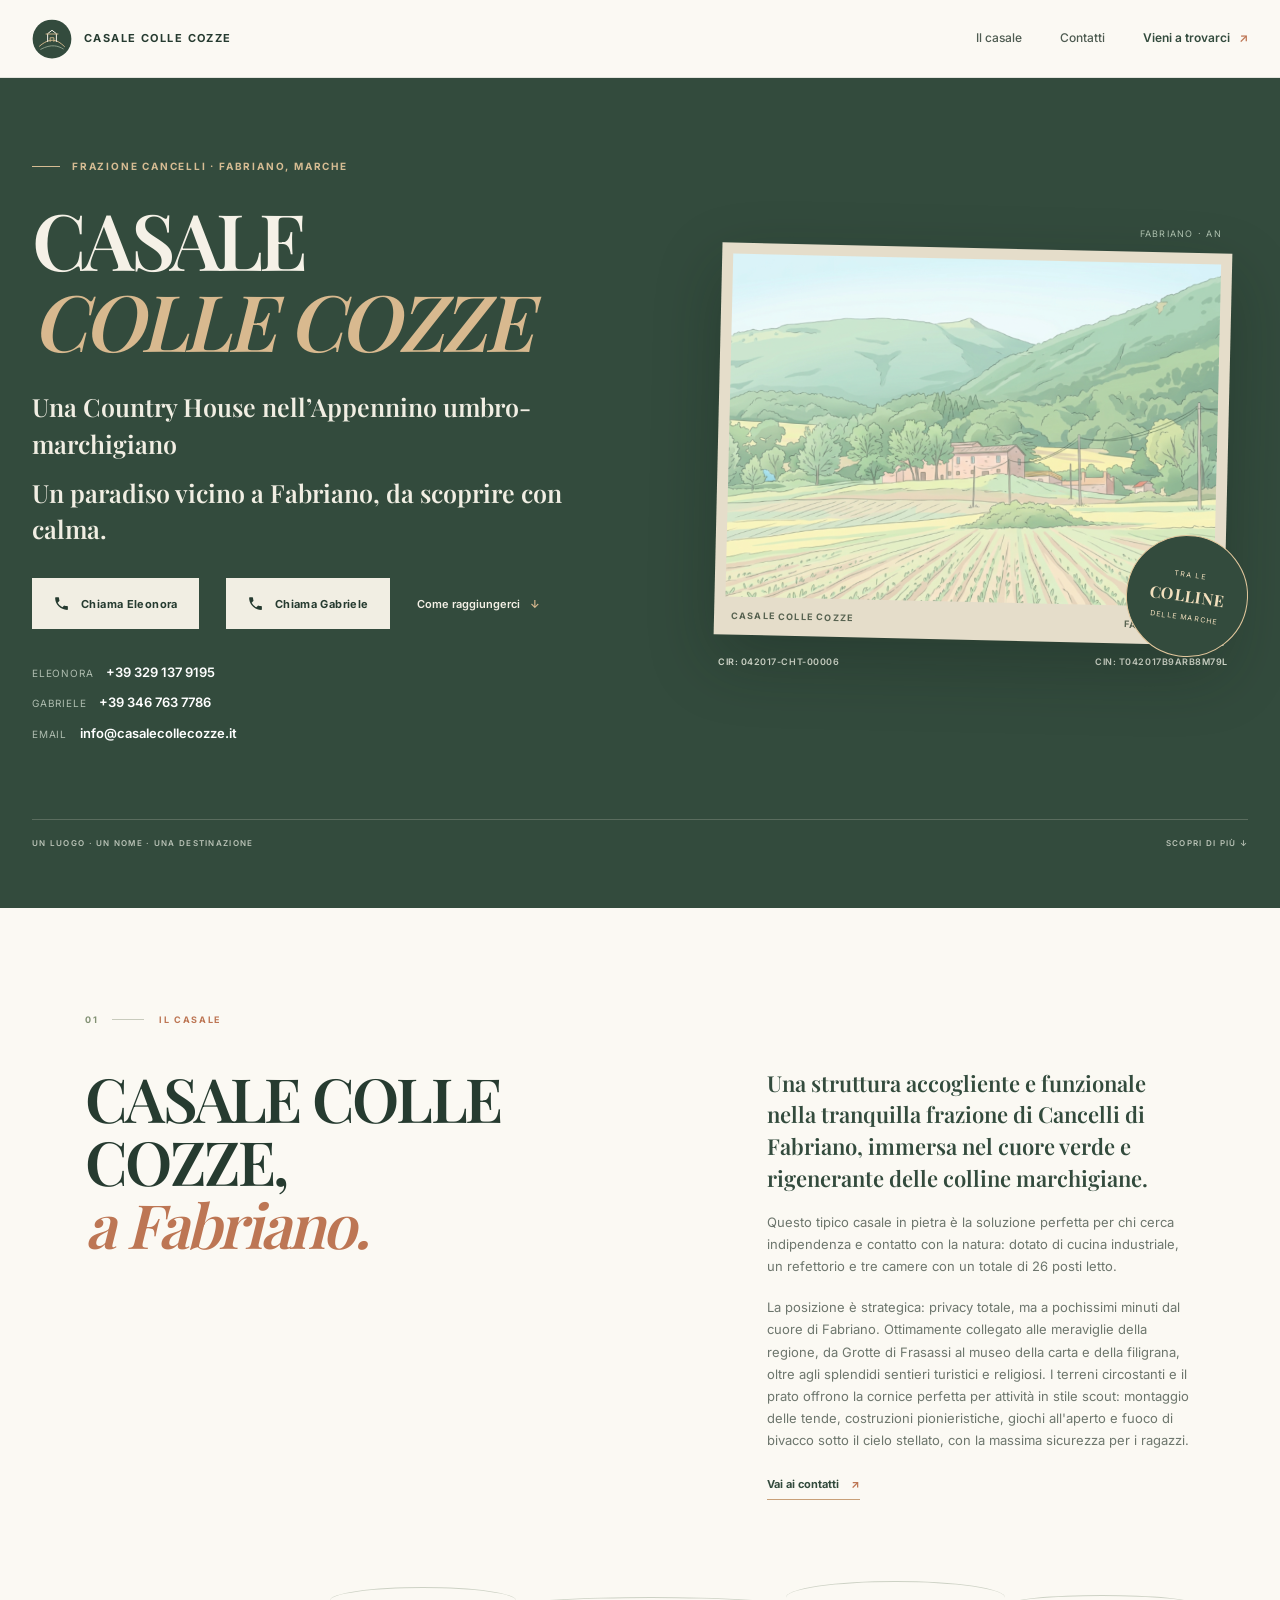
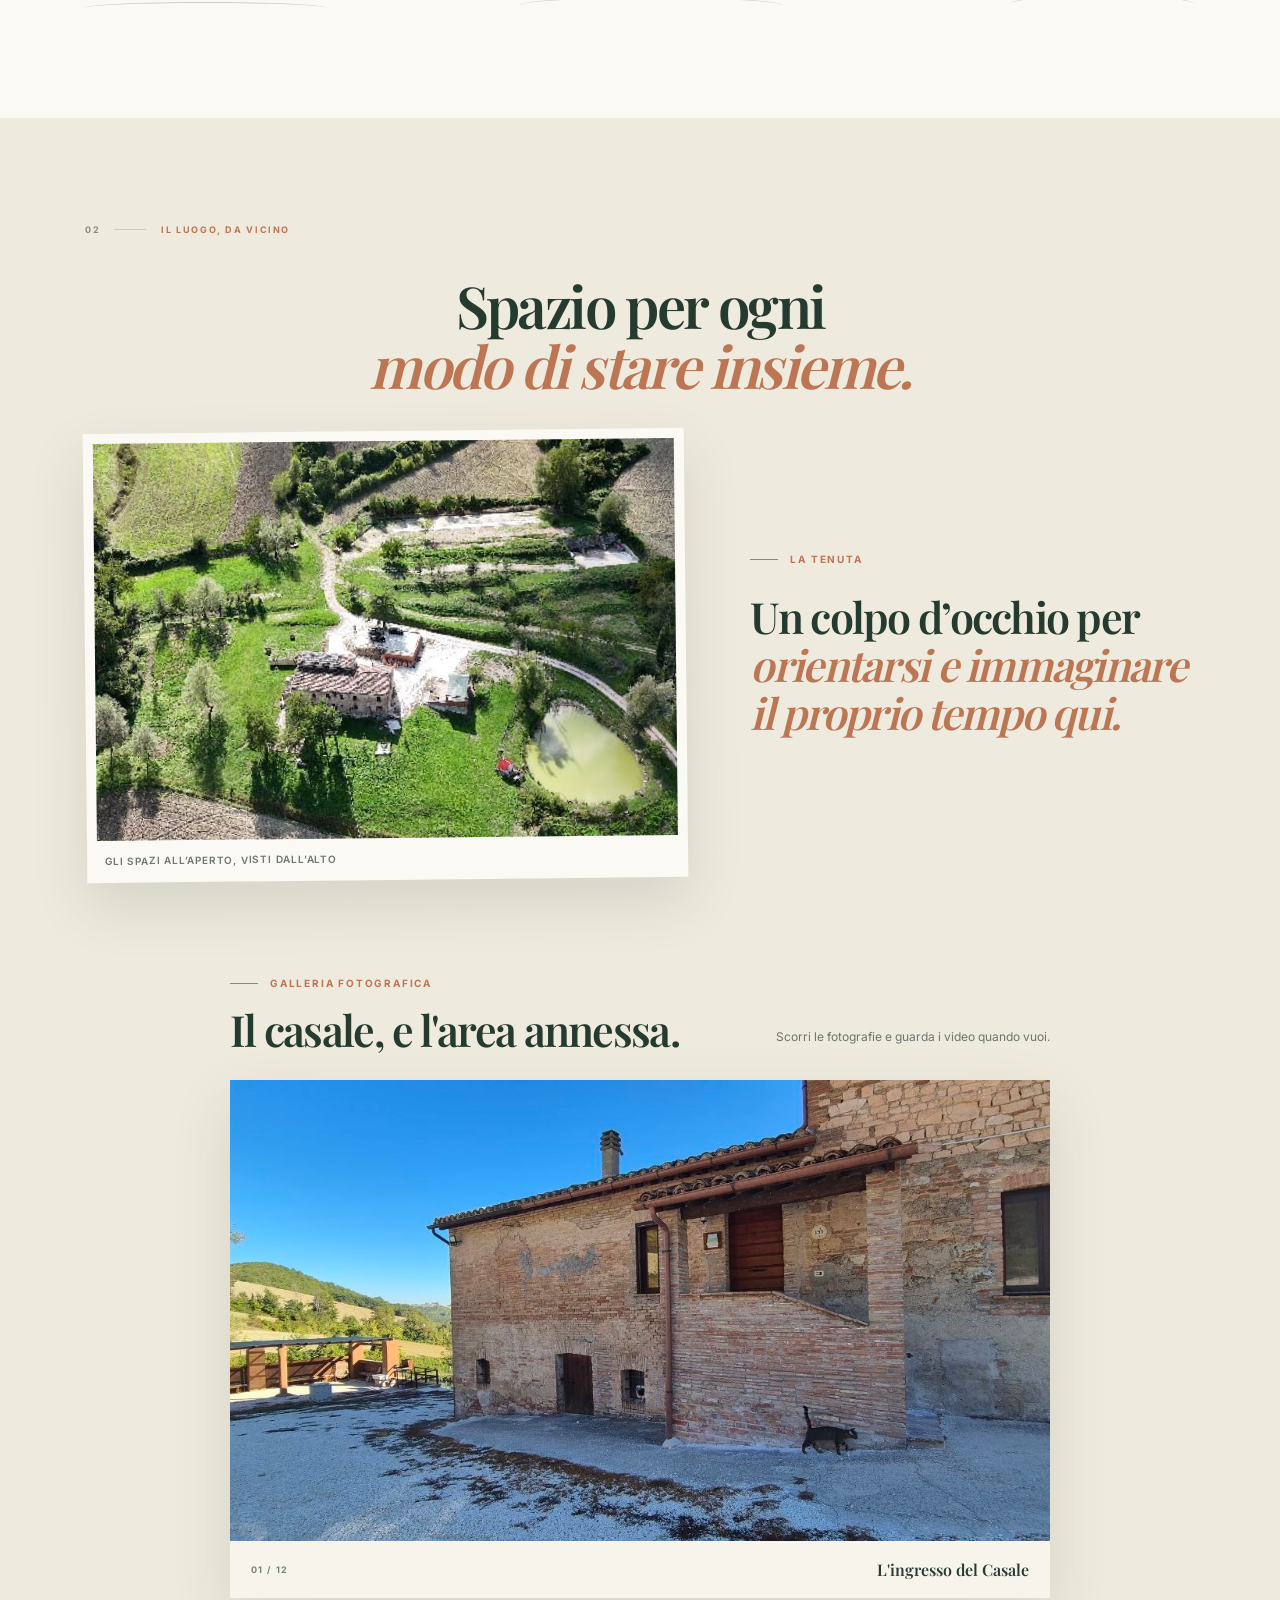
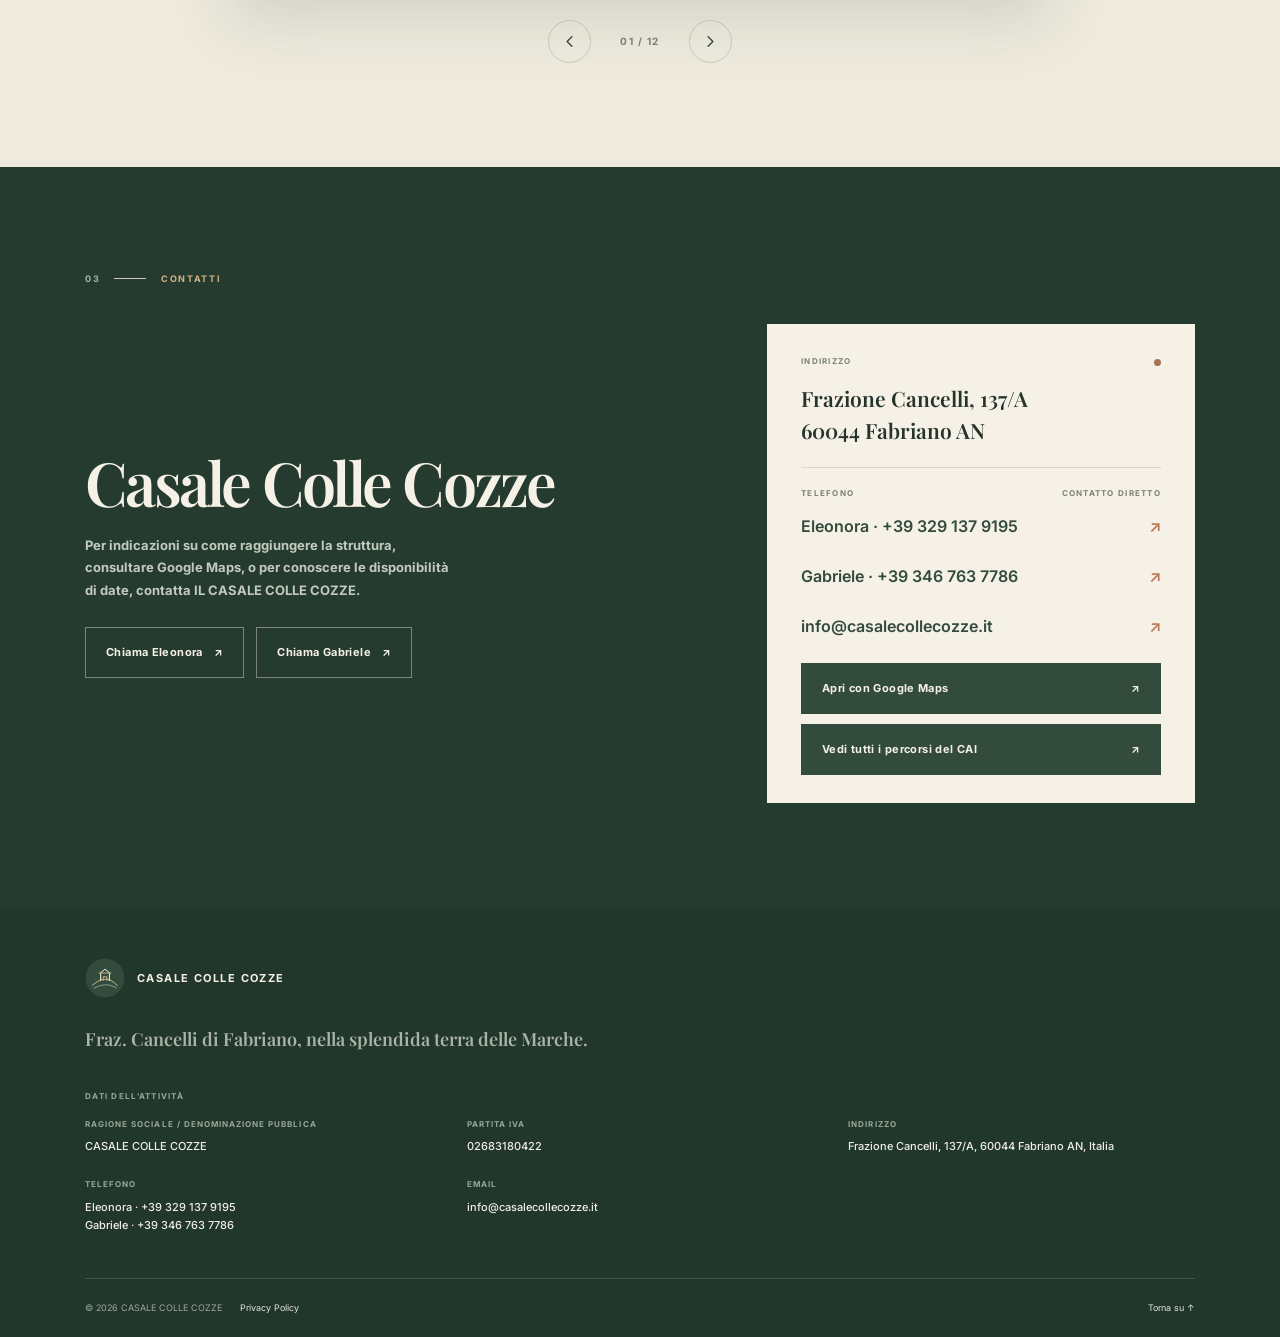
<file: index.html>
<!doctype html>
<html lang="it">
<head>
  <meta charset="utf-8">
  <meta name="viewport" content="width=device-width, initial-scale=1">
  <meta name="theme-color" content="#334b3d">
  <meta name="description" content="CASALE COLLE COZZE, Country House a Frazione Cancelli, Fabriano (AN). Contatta Eleonora al +39 329 137 9195 o Gabriele al +39 346 763 7786.">
  <meta name="keywords" content="CASALE COLLE COZZE, Country House Fabriano, Frazione Cancelli, Fabriano AN, Appennino umbro-marchigiano">
  <meta name="author" content="CASALE COLLE COZZE">
  <meta property="og:title" content="CASALE COLLE COZZE | Country House a Fabriano">
  <meta property="og:description" content="Informazioni e contatti di CASALE COLLE COZZE a Frazione Cancelli, Fabriano.">
  <meta property="og:type" content="website">
  <meta property="og:locale" content="it_IT">
  <title>CASALE COLLE COZZE | Country House a Fabriano</title>
  <link rel="icon" href="assets/images/brand-mark.svg" type="image/svg+xml">
  <link rel="stylesheet" href="assets/css/styles.css">
</head>
<body>
  <a class="skip-link" href="#contenuto">Salta al contenuto</a>
  <nav class="site-nav" aria-label="Navigazione principale">
    <div class="nav-inner">
      <a class="brand" href="#inizio" aria-label="CASALE COLLE COZZE, pagina iniziale">
        <img src="assets/images/brand-mark.svg" width="42" height="42" alt="">
        <span>CASALE COLLE COZZE</span>
      </a>
      <button class="menu-toggle" type="button" aria-label="Apri il menu" aria-expanded="false" aria-controls="menu-principale">
        <span></span><span></span>
      </button>
      <div class="nav-links" id="menu-principale">
        <a href="#il-casale">Il casale</a>
        <a href="#vieni-a-trovarci">Contatti</a>
        <a class="nav-visit" href="#vieni-a-trovarci">Vieni a trovarci <span aria-hidden="true">↗</span></a>
      </div>
    </div>
  </nav>

  <main id="contenuto">
    <header class="hero" id="inizio">
      <div class="hero-inner">
        <div class="hero-copy">
          <p class="eyebrow"><span class="eyebrow-line"></span> Frazione Cancelli · Fabriano, Marche</p>
          <h1>CASALE<br><em>COLLE COZZE</em></h1>
          <p class="hero-lede">Una Country House nell’Appennino umbro-marchigiano</p>
          <p class="hero-lede">Un paradiso vicino a Fabriano, da scoprire con calma.</p>
          <div class="hero-actions">
            <a class="button button-light" href="tel:+393291379195">
              <svg aria-hidden="true" viewBox="0 0 24 24"><path d="M6.6 10.8a15.5 15.5 0 0 0 6.6 6.6l2.2-2.2a1 1 0 0 1 1-.2c1.1.4 2.3.6 3.6.6.6 0 1 .4 1 1V20c0 .6-.4 1-1 1C10.6 21 3 13.4 3 4c0-.6.4-1 1-1h3.5c.6 0 1 .4 1 1 0 1.3.2 2.5.6 3.6a1 1 0 0 1-.2 1z"/></svg>
              Chiama Eleonora
            </a>
            <a class="button button-light" href="tel:+393467637786">
              <svg aria-hidden="true" viewBox="0 0 24 24"><path d="M6.6 10.8a15.5 15.5 0 0 0 6.6 6.6l2.2-2.2a1 1 0 0 1 1-.2c1.1.4 2.3.6 3.6.6.6 0 1 .4 1 1V20c0 .6-.4 1-1 1C10.6 21 3 13.4 3 4c0-.6.4-1 1-1h3.5c.6 0 1 .4 1 1 0 1.3.2 2.5.6 3.6a1 1 0 0 1-.2 1z"/></svg>
              Chiama Gabriele
            </a>
            <a class="text-link" href="#vieni-a-trovarci">Come raggiungerci <span aria-hidden="true">↓</span></a>
          </div>
          <div class="hero-phone-list">
            <p class="hero-phone"><span>Eleonora</span><a href="tel:+393291379195">+39 329 137 9195</a></p>
            <p class="hero-phone"><span>Gabriele</span><a href="tel:+393467637786">+39 346 763 7786</a></p>
            <p class="hero-phone"><span>Email</span><a href="mailto:info@casalecollecozze.it">info@casalecollecozze.it</a></p>
          </div>
        </div>
        <div class="hero-art">
          <div class="art-frame">
            <img src="assets/images/Casa-Soft-By-Ele.png" alt="Casale Colle Cozze a Fabriano">
            <div class="art-caption"><span>CASALE COLLE COZZE</span><span>Fabriano · AN</span></div>
          </div>
          <div class="art-codes"><span>CIR: 042017-CHT-00006</span><span>CIN: T042017B9ARB8M79L</span></div>
          <div class="art-stamp" aria-hidden="true">
            <span>TRA LE</span>
            <strong>COLLINE</strong>
            <span>DELLE MARCHE</span>
          </div>
          <span class="art-index" aria-hidden="true">FABRIANO · AN</span>
        </div>
      </div>
      <div class="hero-bottom"><span>UN LUOGO · UN NOME · UNA DESTINAZIONE</span><span>SCOPRI DI PIÙ ↓</span></div>
    </header>

    <section class="intro section-pad" id="il-casale">
      <div class="section-kicker"><span>01</span><span>IL CASALE</span></div>
      <div class="intro-grid">
        <h2>CASALE COLLE COZZE,<br><em>a Fabriano.</em></h2>
        <div class="intro-body">
          <p class="intro-lede">Una struttura accogliente e funzionale nella tranquilla frazione di Cancelli di Fabriano, immersa nel cuore verde e rigenerante delle colline marchigiane.</p>
          <p>Questo tipico casale in pietra è la soluzione perfetta per chi cerca indipendenza e contatto con la natura: dotato di cucina industriale, un refettorio e tre camere con un totale di 26 posti letto.</p>
          <p>La posizione è strategica: privacy totale, ma a pochissimi minuti dal cuore di Fabriano. Ottimamente collegato alle meraviglie della regione, da Grotte di Frasassi al museo della carta e della filigrana, oltre agli splendidi sentieri turistici e religiosi. I terreni circostanti e il prato offrono la cornice perfetta per attività in stile scout: montaggio delle tende, costruzioni pionieristiche, giochi all'aperto e fuoco di bivacco sotto il cielo stellato, con la massima sicurezza per i ragazzi.</p>
          <a class="inline-link" href="#vieni-a-trovarci">Vai ai contatti <span aria-hidden="true">↗</span></a>
        </div>
      </div>
      <div class="landscape-rule" aria-hidden="true"><span></span><span></span><span></span><span></span><span></span></div>
    </section>

    <section class="gallery section-pad" id="atmosfere" aria-labelledby="gallery-title">
      <div class="section-kicker"><span>02</span><span>IL LUOGO, DA VICINO</span></div>
      <div class="gallery-heading">
        <h2 id="gallery-title">Spazio per ogni<br><em>modo di stare insieme.</em></h2>
      </div>

      <article class="gallery-feature" aria-labelledby="space-map-title">
        <figure class="space-map">
          <img src="assets/images/photo_2026-10-31_11-24-04.jpg" alt="Vista dall’alto del casale" loading="lazy">
          <figcaption>Gli spazi all’aperto, visti dall’alto</figcaption>
        </figure>
        <div class="space-map-copy">
          <p class="eyebrow"><span class="eyebrow-line"></span> LA TENUTA</p>
          <h3 id="space-map-title">Un colpo d’occhio per<br><em>orientarsi e immaginare il proprio tempo qui.</em></h3>
          <p class="intro-lede"></p>
        </div>
      </article>

      <div class="media-heading">
        <div>
          <p class="eyebrow"><span class="eyebrow-line"></span>GALLERIA FOTOGRAFICA</p>
          <h3>Il casale, e l'area annessa.</h3>
        </div>
        <p>Scorri le fotografie e guarda i video quando vuoi.</p>
      </div>

      <div class="carousel" role="region" aria-roledescription="carosello" aria-label="Fotografie e video di Colle Cozze" tabindex="0">
        <div class="carousel-stage">
          <figure class="carousel-slide" role="group" aria-roledescription="diapositiva" aria-label="1 di 12 — L'ingresso del Casale">
            <img src="assets/images/photo_2026-10-28_18-23-25.jpg" alt="Facciata in pietra e ingresso del casale con terrazza" loading="lazy">
            <figcaption><span>01 / 12</span><span>L'ingresso del Casale</span></figcaption>
          </figure>
          <figure class="carousel-slide" role="group" aria-roledescription="diapositiva" aria-label="2 di 12 — La cucina industriale" hidden>
            <img src="assets/images/photo_2026-10-28_18-23-27.jpg" alt="Cucina industriale attrezzata con fornelli e piani in acciaio" loading="lazy">
            <figcaption><span>02 / 12</span><span>La cucina industriale</span></figcaption>
          </figure>
          <figure class="carousel-slide" role="group" aria-roledescription="diapositiva" aria-label="3 di 12 — Il refettorio" hidden>
            <img src="assets/images/photo_2026-10-28_18-23-30.jpg" alt="Refettorio con tavolo lungo e panche in legno" loading="lazy">
            <figcaption><span>03 / 12</span><span>Il refettorio</span></figcaption>
          </figure>
          <figure class="carousel-slide" role="group" aria-roledescription="diapositiva" aria-label="4 di 12 — Altra vista del refettorio" hidden>
            <img src="assets/images/photo_2026-10-28_18-23-33.jpg" alt="Altra vista del refettorio con tavolo e panche in legno" loading="lazy">
            <figcaption><span>04 / 12</span><span>Altra vista del refettorio</span></figcaption>
          </figure>
          <figure class="carousel-slide" role="group" aria-roledescription="diapositiva" aria-label="5 di 12 — Vista aerea con laghetto" hidden>
            <img src="assets/images/photo_2026-10-28_18-23-16.jpg" alt="Vista aerea del casale e del laghetto circostante" loading="lazy">
            <figcaption><span>05 / 12</span><span>Vista aerea con laghetto</span></figcaption>
          </figure>
          <figure class="carousel-slide" role="group" aria-roledescription="diapositiva" aria-label="6 di 12 — Prato erboso per i giochi e le attività" hidden>
            <img src="assets/images/photo_2026-10-28_18-23-19.jpg" alt="Prato erboso circondato da alberi e colline, adatto ai giochi e alle attività" loading="lazy">
            <figcaption><span>06 / 12</span><span>Prato erboso per i giochi e le attività</span></figcaption>
          </figure>
          <figure class="carousel-slide" role="group" aria-roledescription="diapositiva" aria-label="7 di 12 — Il portone, il disegno e la pietra" hidden>
            <img src="assets/images/photo_2026-10-28_18-23-22.jpg" alt="Portone in legno, insegna illustrata e muro in pietra del casale" loading="lazy">
            <figcaption><span>07 / 12</span><span>Il portone, il disegno e la pietra</span></figcaption>
          </figure>
          <figure class="carousel-slide" role="group" aria-roledescription="diapositiva" aria-label="8 di 12 — Suddivisione dell'area per i campi scout" hidden>
            <img src="assets/images/photo_2026-10-28_18-22-27.jpg" alt="Vista dall’alto del casale con la suddivisione delle aree: tende, angoli, gioco e fuoco" loading="lazy">
            <figcaption><span>08 / 12</span><span>Suddivisione dell'area per i campi scout</span></figcaption>
          </figure>
          <figure class="carousel-slide" role="group" aria-roledescription="diapositiva" aria-label="9 di 12 — La casa illuminata di sera" hidden>
            <img src="assets/images/photo_2026-10-31_12-24-37.jpg" alt="Casale in pietra illuminato di sera" loading="lazy">
            <figcaption><span>09 / 12</span><span>La casa illuminata di sera</span></figcaption>
          </figure>
          <figure class="carousel-slide" role="group" aria-roledescription="diapositiva" aria-label="10 di 12 — Il terrazzo illuminato di sera, utile per godersi una cena barbecue" hidden>
            <img src="assets/images/photo_2026-10-31_12-24-40.jpg" alt="Terrazzo coperto illuminato di sera, con tavoli e sedute" loading="lazy">
            <figcaption><span>10 / 12</span><span>Il terrazzo illuminato di sera, utile per godersi una cena barbecue</span></figcaption>
          </figure>
          <figure class="carousel-slide" role="group" aria-roledescription="diapositiva" aria-label="11 di 12 — Video con vista panoramica" hidden>
            <video controls playsinline preload="none" poster="assets/images/video-poster-colle-cozze.jpg" aria-label="Video con vista panoramica">
              <source src="assets/videos/colle-cozze.mp4" type="video/mp4">
              Il tuo browser non supporta la riproduzione video.
            </video>
            <figcaption><span>11 / 12</span><span>Video con vista panoramica</span></figcaption>
          </figure>
          <figure class="carousel-slide" role="group" aria-roledescription="diapositiva" aria-label="12 di 12 — Dal casale all'ampia tenuta" hidden>
            <video controls playsinline preload="none" poster="assets/images/video-poster-colle-cozze-rallentato.jpg" aria-label="Video panoramico dal casale all'ampia tenuta">
              <source src="assets/videos/colle-cozze-rallentato.mp4" type="video/mp4">
              Il tuo browser non supporta la riproduzione video.
            </video>
            <figcaption><span>12 / 12</span><span>Dal casale all'ampia tenuta</span></figcaption>
          </figure>
        </div>
        <div class="carousel-controls">
          <button class="carousel-arrow carousel-prev" type="button" aria-label="Mostra il contenuto precedente">
            <svg aria-hidden="true" viewBox="0 0 24 24"><path d="m15 18-6-6 6-6"/></svg>
          </button>
          <span class="carousel-count" aria-hidden="true">01 / 12</span>
          <button class="carousel-arrow carousel-next" type="button" aria-label="Mostra il contenuto successivo">
            <svg aria-hidden="true" viewBox="0 0 24 24"><path d="m9 18 6-6-6-6"/></svg>
          </button>
        </div>
        <p class="carousel-status" aria-live="polite" aria-atomic="true">Elemento 1 di 12: L'ingresso del Casale</p>
      </div>
    </section>

    <section class="visit section-pad" id="vieni-a-trovarci">
      <div class="section-kicker section-kicker-light"><span>03</span><span>CONTATTI</span></div>
      <div class="visit-grid">
        <div>
          <h2>Casale Colle Cozze</h2>
          <h3 class="visit-copy">Per indicazioni su come raggiungere la struttura, consultare Google Maps, o per conoscere le disponibilità di date, contatta IL CASALE COLLE COZZE.</h3>
          <div class="visit-actions">
            <a class="button button-outline" href="tel:+393291379195">Chiama Eleonora <span aria-hidden="true">↗</span></a>
            <a class="button button-outline" href="tel:+393467637786">Chiama Gabriele <span aria-hidden="true">↗</span></a>
          </div>
        </div>
        <div class="address-card">
          <div class="address-card-top"><span>INDIRIZZO</span><span class="address-dot" aria-hidden="true"></span></div>
          <address>Frazione Cancelli, 137/A<br>60044 Fabriano AN</address>
          <div class="address-separator"></div>
          <div class="address-card-top"><span>TELEFONO</span><span>CONTATTO DIRETTO</span></div>
          <a class="address-phone" href="tel:+393291379195">Eleonora · +39 329 137 9195 <span aria-hidden="true">↗</span></a>
          <a class="address-phone" href="tel:+393467637786">Gabriele · +39 346 763 7786 <span aria-hidden="true">↗</span></a>
          <a class="address-phone" href="mailto:info@casalecollecozze.it" target="_blank">info@casalecollecozze.it <span aria-hidden="true">↗</span></a>
          <a class="button button-map" href="https://www.google.com/maps/search/?api=1&amp;query=CASALE%20COLLE%20COZZE%2C%20Frazione%20Cancelli%20137%2FA%2C%2060044%20Fabriano%20AN%2C%20Italy" target="_blank" rel="noopener noreferrer">
            Apri con Google Maps <span aria-hidden="true">↗</span>
          </a>
          <a class="button button-map" href="https://www.caifabriano.it/wp/cpc/7-itinerari-it/it-7-gruppo-monte-penna/it-7-01/" target="_blank" rel="noopener noreferrer">
            Vedi tutti i percorsi del CAI <span aria-hidden="true">↗</span>
          </a>
        </div>
      </div>
    </section>

  </main>

  <footer class="site-footer">
    <div class="footer-main">
      <a class="brand footer-brand" href="#inizio">
        <img src="assets/images/brand-mark.svg" width="42" height="42" alt="">
        <span>CASALE COLLE COZZE</span>
      </a>
      <p class="footer-line">Fraz. Cancelli di Fabriano, nella splendida terra delle Marche.</p>
      <p class="footer-label">DATI DELL’ATTIVITÀ</p>
      <div class="footer-details">
        <div><span>RAGIONE SOCIALE / DENOMINAZIONE PUBBLICA</span><strong>CASALE COLLE COZZE</strong></div>
        <div><span>PARTITA IVA</span><strong>02683180422</strong></div>
        <div><span>INDIRIZZO</span><strong>Frazione Cancelli, 137/A, 60044 Fabriano AN, Italia</strong></div>
        <div><span>TELEFONO</span><strong><a href="tel:+393291379195">Eleonora · +39 329 137 9195</a><br><a href="tel:+393467637786">Gabriele · +39 346 763 7786</a></strong></div>
        <div><span>EMAIL</span><strong><a href="mailto:info@casalecollecozze.it">info@casalecollecozze.it</a></strong></div>
      </div>
    </div>
    <div class="footer-bottom">
      <span>© <span id="anno">2026</span> CASALE COLLE COZZE</span>
      <a href="privacy_policy.html">Privacy Policy</a>
      <a class="back-top" href="#inizio">Torna su ↑</a>
    </div>
  </footer>
  <script src="assets/js/main.js" defer></script>
</body>
</html>
</file>
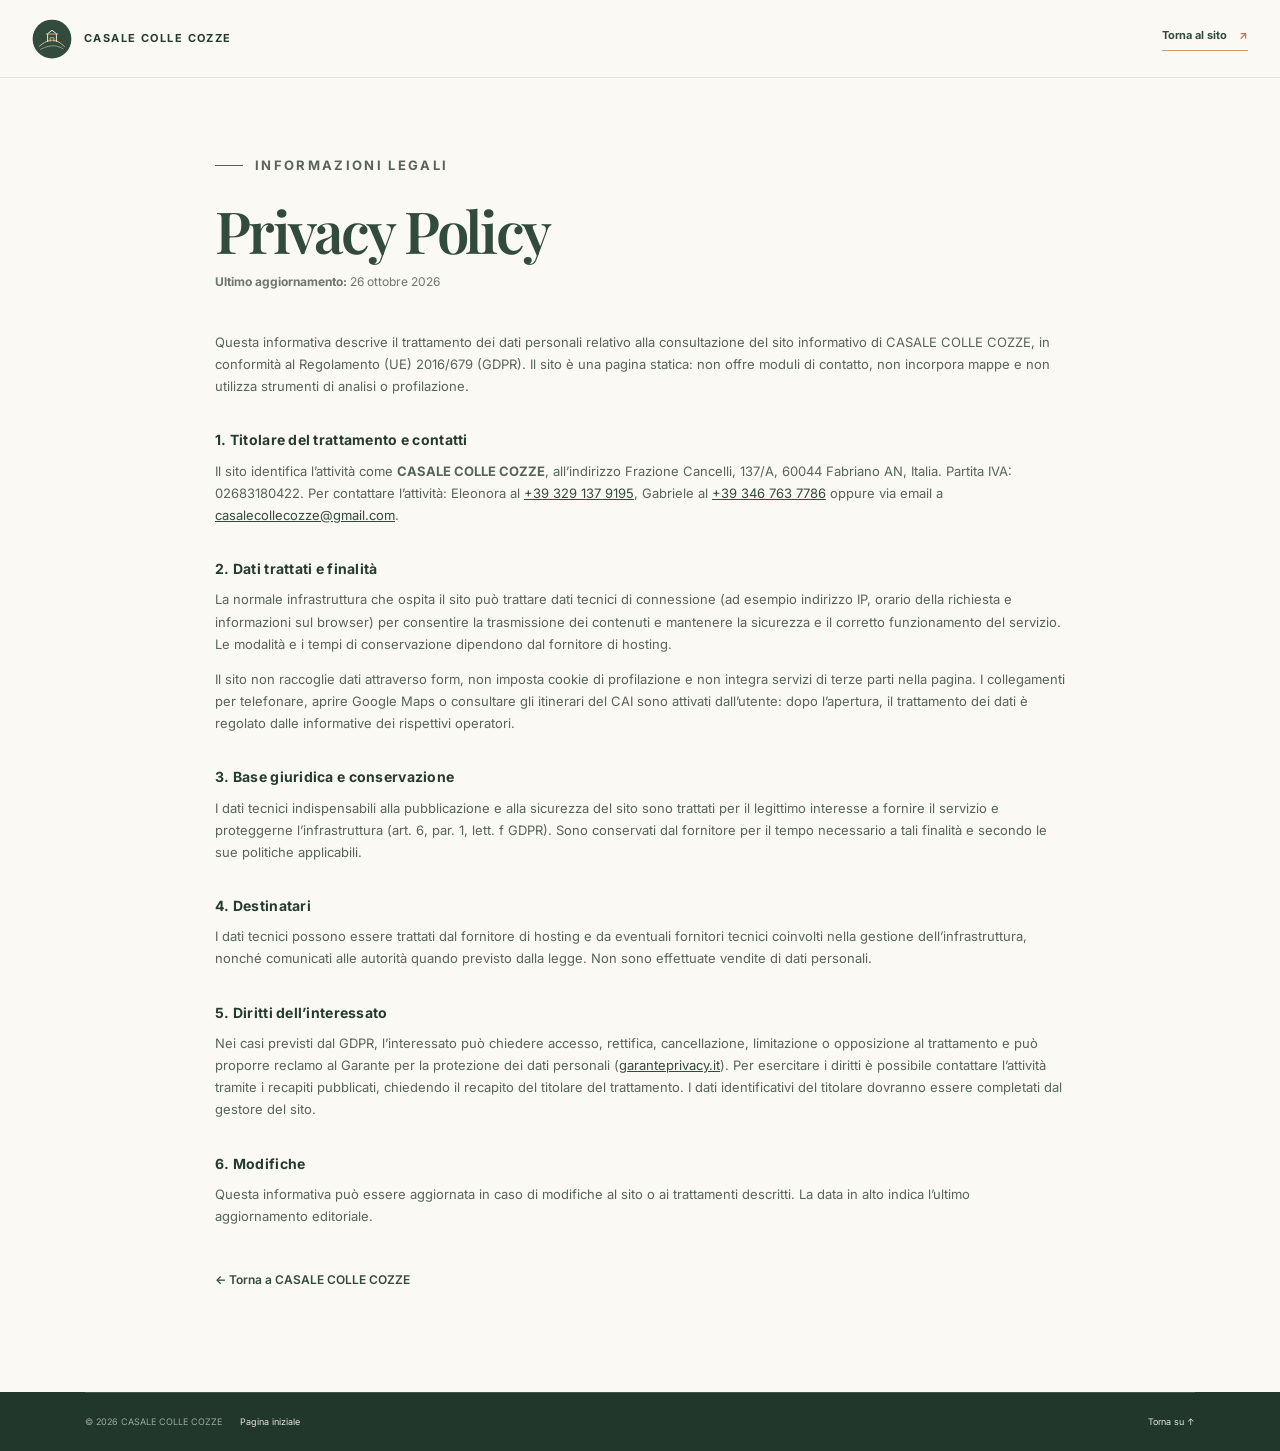
<file: privacy_policy.html>
<!doctype html>
<html lang="it">
<head>
  <meta charset="utf-8">
  <meta name="viewport" content="width=device-width, initial-scale=1">
  <meta name="theme-color" content="#334b3d">
  <meta name="description" content="Informativa privacy del sito CASALE COLLE COZZE.">
  <title>Privacy Policy | CASALE COLLE COZZE</title>
  <link rel="icon" href="assets/images/brand-mark.svg" type="image/svg+xml">
  <link rel="stylesheet" href="assets/css/styles.css">
  <style>
    .policy { width: min(850px, calc(100% - 44px)); margin: 0 auto; padding: 76px 0 100px; }
    .policy h1 { margin: 0 0 12px; color: var(--forest); font-size: clamp(38px, 6vw, 58px); }
    .policy .updated { margin-bottom: 38px; color: var(--muted); font-size: 12px; }
    .policy h2 { margin: 36px 0 12px; font-family: Inter, Arial, sans-serif; font-size: 14px; font-weight: 700; letter-spacing: .02em; }
    .policy p, .policy li { color: #58645b; font-size: 13px; }
    .policy a { color: var(--forest); }
    .policy-back { display: inline-flex; margin-top: 30px; color: var(--forest); font-size: 12px; font-weight: 600; text-decoration: none; }
    @media (max-width: 680px) { .policy { padding-top: 54px; } }
  </style>
</head>
<body>
  <nav class="site-nav" aria-label="Navigazione principale">
    <div class="nav-inner">
      <a class="brand" href="index.html#inizio">
        <img src="assets/images/brand-mark.svg" width="42" height="42" alt="">
        <span>CASALE COLLE COZZE</span>
      </a>
      <a class="inline-link" href="index.html">Torna al sito <span aria-hidden="true">↗</span></a>
    </div>
  </nav>
  <main class="policy">
    <p class="eyebrow"><span class="eyebrow-line"></span> INFORMAZIONI LEGALI</p>
    <h1>Privacy Policy</h1>
    <p class="updated"><strong>Ultimo aggiornamento:</strong> 26 ottobre 2026</p>
    <p>Questa informativa descrive il trattamento dei dati personali relativo alla consultazione del sito informativo di CASALE COLLE COZZE, in conformità al Regolamento (UE) 2016/679 (GDPR). Il sito è una pagina statica: non offre moduli di contatto, non incorpora mappe e non utilizza strumenti di analisi o profilazione.</p>

    <h2>1. Titolare del trattamento e contatti</h2>
    <p>Il sito identifica l’attività come <strong>CASALE COLLE COZZE</strong>, all’indirizzo Frazione Cancelli, 137/A, 60044 Fabriano AN, Italia. Partita IVA: 02683180422. Per contattare l’attività: Eleonora al <a href="tel:+393291379195">+39 329 137 9195</a>, Gabriele al <a href="tel:+393467637786">+39 346 763 7786</a> oppure via email a <a href="mailto:casalecollecozze@gmail.com">casalecollecozze@gmail.com</a>.</p>

    <h2>2. Dati trattati e finalità</h2>
    <p>La normale infrastruttura che ospita il sito può trattare dati tecnici di connessione (ad esempio indirizzo IP, orario della richiesta e informazioni sul browser) per consentire la trasmissione dei contenuti e mantenere la sicurezza e il corretto funzionamento del servizio. Le modalità e i tempi di conservazione dipendono dal fornitore di hosting.</p>
    <p>Il sito non raccoglie dati attraverso form, non imposta cookie di profilazione e non integra servizi di terze parti nella pagina. I collegamenti per telefonare, aprire Google Maps o consultare gli itinerari del CAI sono attivati dall’utente: dopo l’apertura, il trattamento dei dati è regolato dalle informative dei rispettivi operatori.</p>

    <h2>3. Base giuridica e conservazione</h2>
    <p>I dati tecnici indispensabili alla pubblicazione e alla sicurezza del sito sono trattati per il legittimo interesse a fornire il servizio e proteggerne l’infrastruttura (art. 6, par. 1, lett. f GDPR). Sono conservati dal fornitore per il tempo necessario a tali finalità e secondo le sue politiche applicabili.</p>

    <h2>4. Destinatari</h2>
    <p>I dati tecnici possono essere trattati dal fornitore di hosting e da eventuali fornitori tecnici coinvolti nella gestione dell’infrastruttura, nonché comunicati alle autorità quando previsto dalla legge. Non sono effettuate vendite di dati personali.</p>

    <h2>5. Diritti dell’interessato</h2>
    <p>Nei casi previsti dal GDPR, l’interessato può chiedere accesso, rettifica, cancellazione, limitazione o opposizione al trattamento e può proporre reclamo al Garante per la protezione dei dati personali (<a href="https://www.garanteprivacy.it" target="_blank" rel="noopener noreferrer">garanteprivacy.it</a>). Per esercitare i diritti è possibile contattare l’attività tramite i recapiti pubblicati, chiedendo il recapito del titolare del trattamento. I dati identificativi del titolare dovranno essere completati dal gestore del sito.</p>

    <h2>6. Modifiche</h2>
    <p>Questa informativa può essere aggiornata in caso di modifiche al sito o ai trattamenti descritti. La data in alto indica l’ultimo aggiornamento editoriale.</p>
    <a class="policy-back" href="index.html">← Torna a CASALE COLLE COZZE</a>
  </main>
  <footer class="site-footer">
    <div class="footer-bottom">
      <span>© 2026 CASALE COLLE COZZE</span>
      <a href="index.html">Pagina iniziale</a>
      <a class="back-top" href="#">Torna su ↑</a>
    </div>
  </footer>
</body>
</html>
</file>
<file: assets/css/styles.css>
@font-face {
  font-family: Inter;
  src: url("../fonts/Inter-Regular.ttf") format("truetype");
  font-style: normal;
  font-weight: 400;
  font-display: swap;
}
@font-face {
  font-family: Inter;
  src: url("../fonts/Inter-Medium.ttf") format("truetype");
  font-style: normal;
  font-weight: 500;
  font-display: swap;
}
@font-face {
  font-family: Inter;
  src: url("../fonts/Inter-SemiBold.ttf") format("truetype");
  font-style: normal;
  font-weight: 600;
  font-display: swap;
}
@font-face {
  font-family: Inter;
  src: url("../fonts/Inter-Bold.ttf") format("truetype");
  font-style: normal;
  font-weight: 700;
  font-display: swap;
}
@font-face {
  font-family: "Playfair Display";
  src: url("../fonts/PlayfairDisplay-SemiBold.ttf") format("truetype");
  font-style: normal;
  font-weight: 600;
  font-display: swap;
}
@font-face {
  font-family: "Playfair Display";
  src: url("../fonts/PlayfairDisplay-Bold.ttf") format("truetype");
  font-style: normal;
  font-weight: 700;
  font-display: swap;
}

:root {
  color-scheme: light;
  --forest: #334b3d;
  --forest-deep: #263b30;
  --moss: #829174;
  --clay: #bd7654;
  --cream: #f5f1e7;
  --paper: #fbf9f3;
  --ink: #25332b;
  --muted: #6d766d;
  --rule: #d8d7c9;
  --nav-height: 78px;
}

* { box-sizing: border-box; }
html { scroll-behavior: smooth; scroll-padding-top: calc(var(--nav-height) + 18px); }
body {
  margin: 0;
  background: var(--paper);
  color: var(--ink);
  font-family: Inter, Arial, sans-serif;
  font-size: 15px;
  line-height: 1.7;
  -webkit-font-smoothing: antialiased;
}
a { color: inherit; }
img, svg { display: block; }
.skip-link {
  position: fixed; z-index: 1000; top: 8px; left: 8px;
  padding: 10px 14px; transform: translateY(-150%);
  background: var(--paper); color: var(--ink);
}
.skip-link:focus { transform: translateY(0); }

.site-nav {
  position: sticky; top: 0; z-index: 50;
  height: var(--nav-height);
  background: rgba(251, 249, 243, .96);
  border-bottom: 1px solid rgba(51, 75, 61, .12);
  backdrop-filter: blur(12px);
}
.nav-inner {
  width: min(1240px, calc(100% - 64px)); height: 100%; margin: 0 auto;
  display: flex; align-items: center; justify-content: space-between;
}
.brand { display: inline-flex; align-items: center; gap: 12px; text-decoration: none; }
.brand img { width: 40px; height: 40px; }
.brand span { color: var(--forest-deep); font-size: 11px; font-weight: 700; letter-spacing: .13em; }
.nav-links { display: flex; align-items: center; gap: 38px; }
.nav-links a {
  text-decoration: none; color: #4e5b51; font-size: 12px; font-weight: 500;
  transition: color .2s ease;
}
.nav-links a:hover, .nav-links a:focus-visible { color: var(--clay); }
.nav-links .nav-visit { color: var(--forest); font-weight: 600; }
.nav-visit span { margin-left: 6px; color: var(--clay); }
.menu-toggle { display: none; }

.hero {
  position: relative; min-height: min(740px, calc(100svh - var(--nav-height)));
  padding: 72px max(32px, calc((100% - 1240px) / 2)) 58px;
  overflow: hidden; color: var(--cream); background: var(--forest);
}
.hero::before {
  position: absolute; inset: 0; content: ""; pointer-events: none; opacity: .13;
  background-image: radial-gradient(rgba(255,255,255,.38) .55px, transparent .55px);
  background-size: 8px 8px; mask-image: linear-gradient(90deg, #000, transparent 88%);
}
.hero-inner {
  position: relative; z-index: 1; width: min(1240px, 100%); min-height: 515px; margin: auto;
  display: grid; grid-template-columns: 1fr .9fr; align-items: center; gap: clamp(34px, 7vw, 110px);
}
.hero-copy { padding: 8px 0 22px; }
.eyebrow {
  display: flex; align-items: center; gap: 12px; margin: 0 0 24px;
  color: var(--clay); font-size: 10px; font-weight: 700; letter-spacing: .18em; text-transform: uppercase;
}
.eyebrow-line { width: 28px; height: 1px; background: currentColor; }
.hero .eyebrow { color: #d6bc93; }
h1, h2, p { margin-top: 0; }
h1, h2 {
  font-family: "Playfair Display", Georgia, serif; font-weight: 600;
  letter-spacing: -.045em; line-height: 1.04;
}
h1 { margin: 0 0 28px; font-size: clamp(50px, 6.1vw, 84px); }
h1 em, h2 em { color: #d8b98f; font-weight: 600; }
.hero-lede { margin: 0 0 13px; color: #f1eee3; font-family: "Playfair Display", Georgia, serif; font-size: clamp(20px, 2vw, 25px); line-height: 1.45; }
.hero-actions { display: flex; flex-wrap: wrap; align-items: center; gap: 27px; margin-top: 31px; }
.button {
  min-height: 51px; display: inline-flex; align-items: center; justify-content: center; gap: 11px;
  padding: 0 20px; border: 1px solid transparent; text-decoration: none;
  font-size: 11px; font-weight: 700; letter-spacing: .035em;
  transition: transform .2s ease, background-color .2s ease, color .2s ease;
}
.button:hover { transform: translateY(-2px); }
.button svg { width: 17px; height: 17px; fill: currentColor; }
.button-light { color: var(--forest-deep); background: #f1eee3; }
.button-light:hover { background: #fff; }
.text-link { color: #f4f0e6; font-size: 11px; font-weight: 600; text-decoration: none; }
.text-link span { margin-left: 7px; color: #d8b98f; }
.hero-phone-list { margin-top: 32px; }
.hero-phone { display: flex; flex-wrap: wrap; align-items: baseline; gap: 13px; margin: 0 0 8px; }
.hero-phone span { color: #aebcaf; font-size: 10px; letter-spacing: .08em; text-transform: uppercase; }
.hero-phone a { color: #fff; font-size: 13px; font-weight: 600; text-decoration: none; }

.hero-art { position: relative; width: 100%; max-width: 530px; justify-self: end; padding: 22px 20px 28px 0; }
.art-frame { position: relative; padding: 11px; background: #e5ddca; box-shadow: 0 25px 65px rgba(14, 29, 21, .28); transform: rotate(1.3deg); }
.art-frame img { width: 100%; height: auto; background: #d8dfce; }
.art-caption {
  display: flex; justify-content: space-between; padding: 11px 6px 1px;
  color: #586351; font-size: 9px; font-weight: 700; letter-spacing: .13em; text-transform: uppercase;
}
.art-codes { display: flex; flex-wrap: wrap; justify-content: space-between; gap: 5px 16px; margin-top: 13px; color: #e1e6d9; font-size: 9px; font-weight: 600; letter-spacing: .06em; }
.art-stamp {
  position: absolute; right: 0; bottom: 40px; width: 122px; height: 122px; border: 1px solid #e2c79d;
  border-radius: 50%; display: flex; flex-direction: column; align-items: center; justify-content: center;
  color: #f2dfbd; background: var(--forest); text-align: center; transform: rotate(8deg);
}
.art-stamp span { font-size: 7px; letter-spacing: .18em; }
.art-stamp strong { margin: 2px 0; font-family: "Playfair Display", Georgia, serif; font-size: 16px; letter-spacing: .03em; }
.art-index { position: absolute; top: 0; right: 26px; color: #adc0ae; font-size: 9px; letter-spacing: .14em; }
.hero-bottom {
  position: relative; z-index: 1; width: min(1240px, 100%); margin: 45px auto 0; padding-top: 17px;
  display: flex; justify-content: space-between; border-top: 1px solid rgba(243,239,226,.2);
  color: #b9c2b6; font-size: 8px; font-weight: 600; letter-spacing: .16em;
}

.section-pad { padding: 104px max(32px, calc((100% - 1110px) / 2)); }
.section-kicker { display: flex; align-items: center; gap: 15px; margin-bottom: 38px; color: var(--clay); font-size: 9px; font-weight: 700; letter-spacing: .18em; }
.section-kicker span:first-child { color: var(--moss); }
.section-kicker span:first-child::after { content: ""; display: inline-block; width: 32px; height: 1px; margin: 0 0 3px 14px; background: #c8cbbd; }
.intro { position: relative; overflow: hidden; }
.intro-grid { display: grid; grid-template-columns: 1fr .75fr; gap: 10%; align-items: start; }
h2 { margin: 0; color: var(--forest-deep); font-size: clamp(38px, 5vw, 61px); }
.intro h2 em, .contact h2 em { color: var(--clay); }
.intro-lede { max-width: 455px; margin: 2px 0 16px; color: var(--forest); font-family: "Playfair Display", Georgia, serif; font-size: 22px; line-height: 1.45; }
.intro-body > p:not(.intro-lede) { max-width: 460px; margin-bottom: 19px; color: var(--muted); font-size: 13px; }
.inline-link { display: inline-flex; gap: 12px; padding-bottom: 5px; border-bottom: 1px solid #c8a078; color: var(--forest); font-size: 11px; font-weight: 700; text-decoration: none; }
.inline-link span { color: var(--clay); }
.landscape-rule { height: 40px; display: flex; align-items: end; gap: 4px; margin-top: 74px; opacity: .45; }
.landscape-rule span { display: block; width: 22%; height: 12px; border-top: 1px solid #94a18c; border-radius: 50% 50% 0 0; }
.landscape-rule span:nth-child(2) { width: 17%; height: 27px; }
.landscape-rule span:nth-child(3) { width: 24%; height: 17px; }
.landscape-rule span:nth-child(4) { width: 20%; height: 33px; }
.landscape-rule span:nth-child(5) { width: 17%; height: 19px; }

.gallery { background: #eeeade; }
.gallery-heading { max-width: 770px; margin: 0 auto 35px; text-align: center; }
.gallery-heading h2 { font-size: clamp(38px, 5vw, 58px); }
.gallery-heading h2 em { color: var(--clay); }
.gallery-heading p { max-width: 590px; margin: 20px auto 0; color: var(--muted); font-size: 13px; }
.gallery-feature {
  display: grid; grid-template-columns: 1.15fr .85fr; align-items: center; gap: clamp(28px, 5vw, 70px);
  max-width: 1110px; margin: 0 auto 95px;
}
.space-map { margin: 0; padding: 10px; background: var(--paper); box-shadow: 0 23px 55px rgba(38, 59, 48, .13); transform: rotate(-.6deg); }
.space-map img { width: 100%; height: auto; }
.space-map figcaption { padding: 12px 8px 3px; color: var(--muted); font-size: 10px; font-weight: 600; letter-spacing: .08em; text-transform: uppercase; }
.space-map-copy h3, .media-heading h3 {
  margin: 0; color: var(--forest-deep); font-family: "Playfair Display", Georgia, serif;
  font-size: clamp(30px, 3.5vw, 43px); font-weight: 600; letter-spacing: -.04em; line-height: 1.12;
}
.space-map-copy h3 em, .media-heading h3 em { color: var(--clay); font-weight: 600; }
.space-map-copy > p:not(.eyebrow) { max-width: 400px; margin: 18px 0 23px; color: var(--muted); font-size: 13px; }
.area-list { display: flex; flex-wrap: wrap; gap: 8px; margin: 0; padding: 0; list-style: none; }
.area-list li { padding: 7px 11px; border: 1px solid #d5d4c7; color: var(--forest); font-size: 9px; font-weight: 700; letter-spacing: .08em; text-transform: uppercase; }
.media-heading { display: flex; align-items: end; justify-content: space-between; gap: 28px; max-width: 820px; margin: 0 auto 27px; }
.media-heading .eyebrow { margin-bottom: 13px; }
.media-heading > p { max-width: 300px; margin: 0 0 5px; color: var(--muted); font-size: 12px; }
.carousel { position: relative; width: min(820px, 100%); margin: 0 auto; outline: none; }
.carousel:focus-visible { outline: 2px solid var(--clay); outline-offset: 8px; }
.carousel-stage { position: relative; overflow: hidden; background: #e1dbc9; box-shadow: 0 23px 55px rgba(38, 59, 48, .13); }
.carousel-slide { margin: 0; }
.carousel-slide[hidden] { display: none; }
.carousel-slide img, .carousel-slide video { width: 100%; aspect-ratio: 16 / 9; object-fit: cover; background: #ddd8c9; }
.carousel-slide figcaption {
  min-height: 57px; display: flex; align-items: center; justify-content: space-between; gap: 20px;
  padding: 13px 21px; color: var(--forest-deep); background: #f7f4eb;
  font-family: "Playfair Display", Georgia, serif; font-size: 16px;
}
.carousel-slide figcaption span:first-child {
  color: #788273; font-family: Inter, Arial, sans-serif; font-size: 9px; font-weight: 700; letter-spacing: .15em;
}
.carousel-controls { display: flex; align-items: center; justify-content: center; gap: 20px; margin-top: 22px; }
.carousel-count { min-width: 58px; color: #788273; font-size: 10px; font-weight: 700; letter-spacing: .15em; text-align: center; }
.carousel-arrow {
  width: 43px; height: 43px; display: grid; place-items: center; padding: 0;
  border: 1px solid #c9cabb; border-radius: 50%; color: var(--forest); background: transparent; cursor: pointer;
  transition: color .2s ease, background-color .2s ease, border-color .2s ease;
}
.carousel-arrow:hover { border-color: var(--forest); color: var(--paper); background: var(--forest); }
.carousel-arrow:focus-visible, .carousel-indicator:focus-visible { outline: 2px solid var(--clay); outline-offset: 4px; }
.carousel-arrow svg { width: 19px; height: 19px; fill: none; stroke: currentColor; stroke-linecap: round; stroke-linejoin: round; stroke-width: 1.7; }
.carousel-indicators { display: flex; align-items: center; justify-content: center; gap: 11px; }
.carousel-indicator {
  width: 10px; height: 10px; padding: 0; border: 1px solid #75816f; border-radius: 50%;
  background: transparent; cursor: pointer; transition: transform .2s ease, background-color .2s ease;
}
.carousel-indicator[aria-current="true"] { transform: scale(1.2); border-color: var(--forest); background: var(--forest); }
.carousel-status { position: absolute; top: 0; left: 0; width: 1px; height: 1px; overflow: hidden; clip: rect(0, 0, 0, 0); white-space: nowrap; clip-path: inset(50%); }

.visit { color: var(--cream); background: var(--forest-deep); }
.section-kicker-light { color: #d3b183; }
.section-kicker-light span:first-child { color: #a9b69f; }
.visit-grid { display: grid; grid-template-columns: 1fr .78fr; gap: 12%; align-items: center; }
.eyebrow-light { color: #d3b183; }
.visit h2 { color: var(--cream); }
.visit-copy { max-width: 375px; margin: 21px 0 26px; color: #c3cbbf; font-size: 13px; }
.visit-actions { display: flex; flex-wrap: wrap; gap: 12px; }
.button-outline { border-color: rgba(239,232,214,.43); color: var(--cream); }
.button-outline:hover { background: rgba(255,255,255,.08); }
.address-card { padding: 31px 34px 28px; color: var(--ink); background: var(--cream); }
.address-card-top { display: flex; align-items: center; justify-content: space-between; color: #798273; font-size: 8px; font-weight: 700; letter-spacing: .16em; }
.address-dot { width: 7px; height: 7px; border-radius: 50%; background: #a67356; }
.address-card address { margin: 14px 0 21px; font-family: "Playfair Display", Georgia, serif; font-size: 21px; font-style: normal; line-height: 1.5; }
.address-separator { height: 1px; margin: 0 0 19px; background: #d9d5c8; }
.address-phone { display: flex; justify-content: space-between; margin: 12px 0 23px; color: var(--forest); font-size: 16px; font-weight: 600; text-decoration: none; }
.address-phone span { color: var(--clay); }
.button-map { width: 100%; justify-content: space-between; color: var(--cream); background: var(--forest); }
.button-map + .button-map { margin-top: 10px; }
.button-map:hover { background: #405c49; }

.contact { background: var(--cream); }
.contact-grid { display: grid; grid-template-columns: 1fr .76fr; gap: 12%; align-items: end; }
.contact-action { padding-bottom: 4px; }
.contact-action p { max-width: 390px; margin-bottom: 22px; color: var(--muted); font-size: 13px; }
.contact-number { display: flex; align-items: center; justify-content: space-between; gap: 15px; padding-bottom: 13px; border-bottom: 1px solid #a4a995; color: var(--forest); font-size: clamp(21px, 3vw, 32px); font-weight: 600; letter-spacing: -.04em; text-decoration: none; }
.contact-number span { color: var(--clay); font-size: 18px; }
.contact-caption { display: block; margin-top: 10px; color: #798273; font-size: 10px; }

.site-footer { color: #e7e7dc; background: #22372c; }
.footer-main { width: min(1110px, calc(100% - 64px)); margin: auto; padding: 51px 0 43px; }
.footer-brand span { color: #f4f0e6; }
.footer-line { margin: 18px 0 36px; color: #aab5a8; font-family: "Playfair Display", Georgia, serif; font-size: 18px; }
.footer-label { margin: 0 0 14px; color: #98a898; font-size: 8px; font-weight: 700; letter-spacing: .16em; }
.footer-details { display: grid; grid-template-columns: repeat(3, 1fr); gap: 22px 35px; }
.footer-details div { min-width: 0; }
.footer-details span { display: block; margin-bottom: 6px; color: #98a898; font-size: 8px; font-weight: 700; letter-spacing: .13em; }
.footer-details strong { display: block; color: #f0eee5; font-size: 11px; font-weight: 500; overflow-wrap: anywhere; }
.footer-details a { text-decoration: none; }
.footer-details a:hover { color: #e2c294; }
.footer-bottom {
  min-height: 59px; width: min(1110px, calc(100% - 64px)); margin: auto; display: flex;
  align-items: center; justify-content: space-between; gap: 18px; border-top: 1px solid rgba(237,238,225,.16);
  color: #9ea99c; font-size: 9px;
}
.footer-bottom a { color: #e2e5d9; text-decoration: none; }
.footer-bottom a:hover { color: #e2c294; }
.back-top { margin-left: auto; }

@media (min-width: 1500px) {
  .hero { padding-right: max(32px, calc((100% - 1240px) / 2)); padding-left: max(32px, calc((100% - 1240px) / 2)); }
}
@media (max-width: 900px) {
  :root { --nav-height: 70px; }
  .nav-inner { width: calc(100% - 40px); }
  .nav-links { gap: 22px; }
  .hero { padding: 55px 32px 37px; }
  .hero-inner { grid-template-columns: 1fr .85fr; gap: 32px; }
  h1 { font-size: clamp(46px, 7vw, 68px); }
  .hero-art { padding-right: 5px; }
  .art-stamp { width: 96px; height: 96px; }
  .art-stamp strong { font-size: 13px; }
  .section-pad { padding-top: 82px; padding-bottom: 82px; }
}
@media (max-width: 680px) {
  :root { --nav-height: 66px; }
  .nav-inner { width: calc(100% - 34px); }
  .brand { gap: 9px; }
  .brand img { width: 35px; height: 35px; }
  .brand span { font-size: 9px; letter-spacing: .1em; }
  .menu-toggle {
    width: 42px; height: 42px; padding: 0; border: 1px solid #d7d9ce; border-radius: 50%;
    display: flex; flex-direction: column; align-items: center; justify-content: center; gap: 5px;
    background: transparent; cursor: pointer;
  }
  .menu-toggle span { width: 16px; height: 1px; background: var(--forest); transition: transform .2s ease; }
  .menu-toggle[aria-expanded="true"] span:first-child { transform: translateY(3px) rotate(45deg); }
  .menu-toggle[aria-expanded="true"] span:last-child { transform: translateY(-3px) rotate(-45deg); }
  .nav-links {
    position: absolute; top: var(--nav-height); left: 0; right: 0; padding: 9px 22px 18px;
    display: none; flex-direction: column; align-items: stretch; gap: 0;
    background: var(--paper); border-bottom: 1px solid var(--rule); box-shadow: 0 14px 25px rgba(30,47,35,.1);
  }
  .nav-links.is-open { display: flex; }
  .nav-links a { padding: 12px 4px; border-bottom: 1px solid #e6e4d9; font-size: 12px; }
  .nav-links a:last-child { border-bottom: 0; }
  .hero { min-height: auto; padding: 46px 22px 24px; }
  .hero-inner { min-height: 0; grid-template-columns: 1fr; gap: 32px; }
  .hero-copy { padding: 0; }
  .hero .eyebrow { margin-bottom: 17px; font-size: 8px; }
  h1 { margin-bottom: 20px; font-size: clamp(48px, 13.2vw, 69px); }
  .hero-lede { font-size: 20px; }
  .hero-actions { gap: 17px; margin-top: 23px; }
  .button { min-height: 48px; padding: 0 15px; font-size: 10px; }
  .text-link { font-size: 10px; }
  .hero-phone-list { margin-top: 20px; }
  .hero-phone { gap: 9px; }
  .hero-phone span { width: 100%; font-size: 8px; }
  .hero-art { width: min(100%, 480px); padding: 8px 14px 24px 0; justify-self: center; }
  .art-frame { padding: 8px; }
  .art-caption { padding-top: 8px; font-size: 7px; }
  .art-stamp { right: 0; bottom: 38px; width: 88px; height: 88px; }
  .art-codes { justify-content: flex-start; font-size: 8px; }
  .art-stamp strong { font-size: 12px; }
  .art-stamp span { font-size: 6px; }
  .art-index { right: 17px; font-size: 8px; }
  .hero-bottom { margin-top: 29px; padding-top: 12px; font-size: 6px; letter-spacing: .1em; }
  .section-pad { padding: 68px 23px; }
  .section-kicker { margin-bottom: 27px; font-size: 8px; }
  .intro-grid, .visit-grid, .contact-grid { grid-template-columns: 1fr; gap: 27px; }
  .gallery-heading { margin-bottom: 26px; }
  .gallery-heading p { font-size: 12px; }
  .gallery-feature { grid-template-columns: 1fr; gap: 28px; margin-bottom: 64px; }
  .space-map { transform: none; }
  .space-map-copy h3, .media-heading h3 { font-size: clamp(30px, 8vw, 38px); }
  .space-map-copy > p:not(.eyebrow) { font-size: 12px; }
  .media-heading { align-items: start; flex-direction: column; gap: 13px; margin-bottom: 22px; }
  .media-heading > p { max-width: 420px; font-size: 12px; }
  .carousel-slide img, .carousel-slide video { aspect-ratio: 4 / 3; }
  .carousel-slide figcaption { min-height: 52px; padding: 11px 13px; font-size: 14px; }
  .carousel-controls { gap: 15px; margin-top: 18px; }
  .carousel-arrow { width: 40px; height: 40px; }
  h2 { font-size: clamp(38px, 10vw, 52px); }
  .intro-lede { font-size: 20px; }
  .intro-body > p:not(.intro-lede) { font-size: 12px; }
  .landscape-rule { margin-top: 44px; }
  .visit-grid { gap: 33px; }
  .visit-copy { font-size: 12px; }
  .address-card { padding: 24px 22px 22px; }
  .address-card address { font-size: 19px; }
  .address-phone { font-size: 15px; }
  .contact-grid { gap: 26px; }
  .contact-action p { font-size: 12px; }
  .contact-number { font-size: 25px; }
  .footer-main, .footer-bottom { width: calc(100% - 44px); }
  .footer-main { padding: 38px 0 32px; }
  .footer-line { margin: 15px 0 26px; font-size: 16px; }
  .footer-details { grid-template-columns: 1fr 1fr; gap: 18px 14px; }
  .footer-details span { font-size: 7px; }
  .footer-details strong { font-size: 10px; }
  .footer-bottom { min-height: 63px; flex-wrap: wrap; gap: 8px 14px; padding: 12px 0; font-size: 8px; }
}
@media (prefers-reduced-motion: reduce) {
  *, *::before, *::after { scroll-behavior: auto !important; transition-duration: .01ms !important; }
}
</file>
